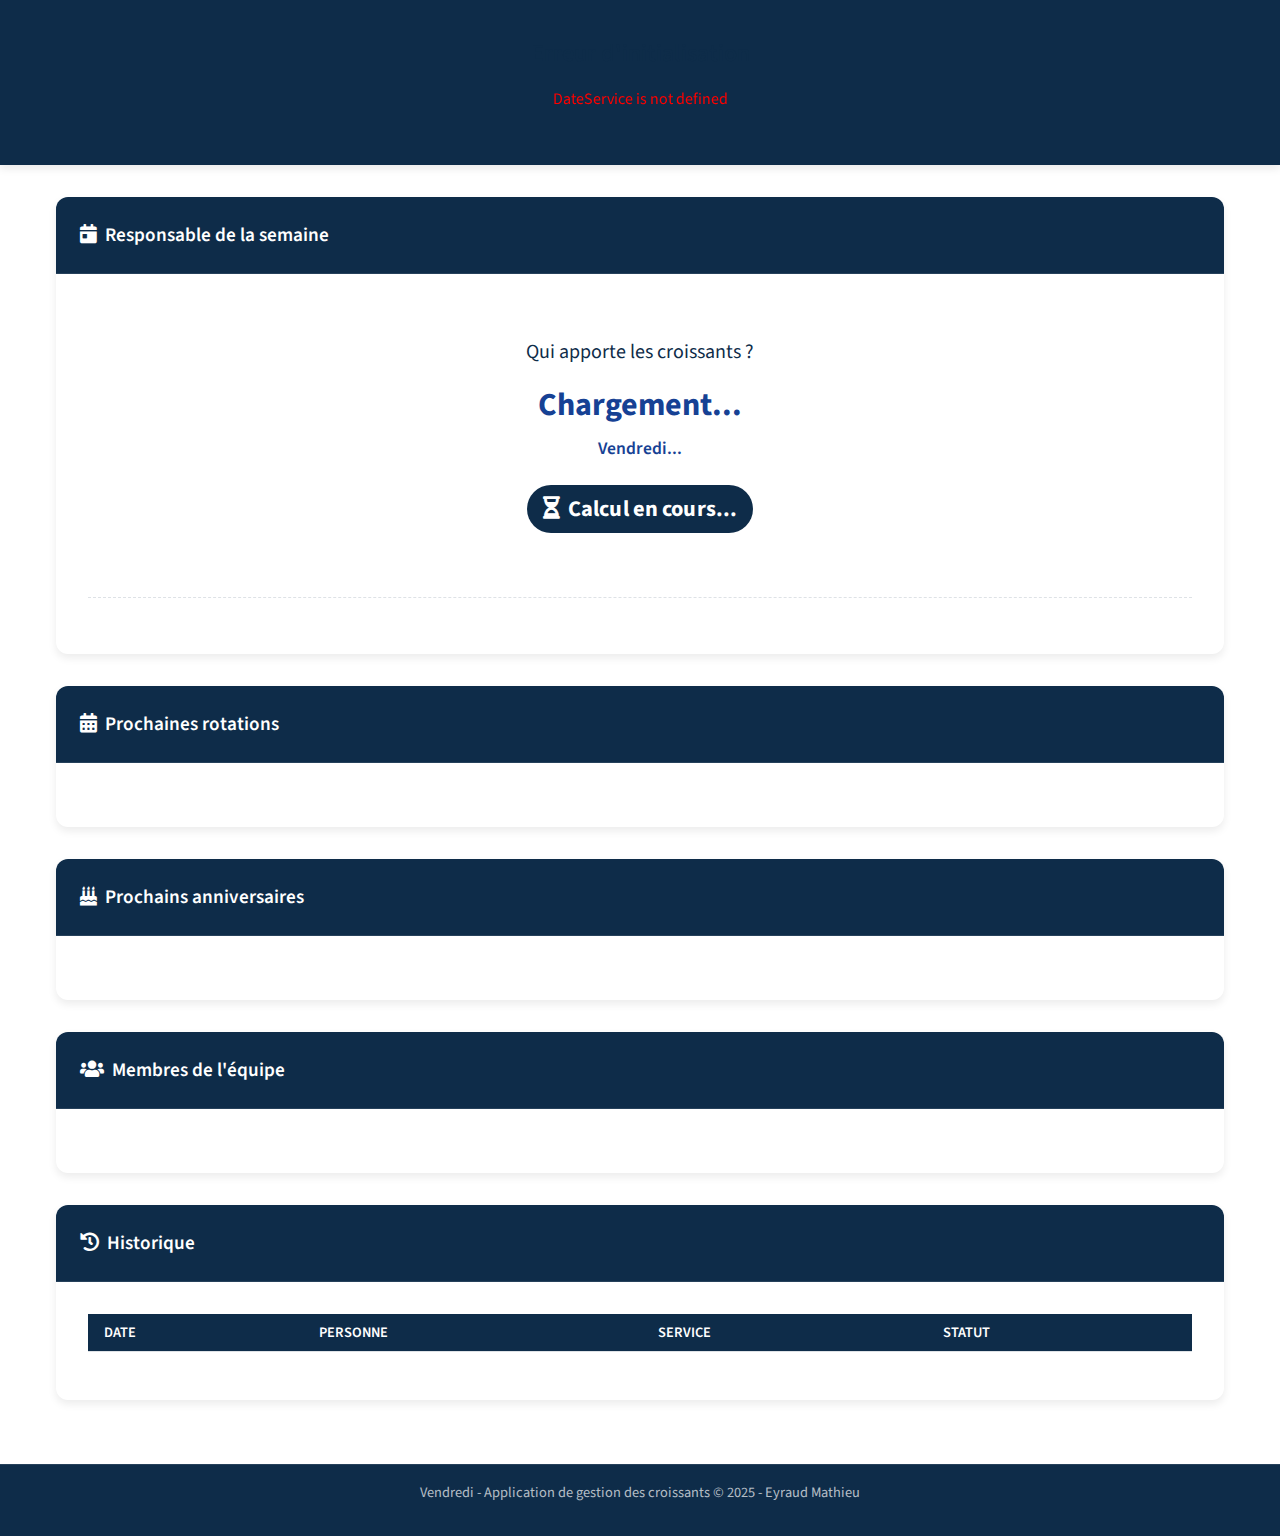
<file: index.html>
<!DOCTYPE html>
<html lang="fr">
<head>
    <meta charset="UTF-8">
    <meta name="viewport" content="width=device-width, initial-scale=1.0">
    <meta name="description" content="Application de gestion des rotations pour les croissants du vendredi">
    <title>Vendredi - Rotation des croissants</title>
    
    <!-- Font Awesome pour les icônes -->
    <link rel="stylesheet" href="https://cdnjs.cloudflare.com/ajax/libs/font-awesome/5.15.4/css/all.min.css">
    
    <!-- Styles CSS de l'application -->
    <link rel="stylesheet" href="./styles/variables.css">
    <link rel="stylesheet" href="./styles/base.css">
    <link rel="stylesheet" href="./styles/components.css">
    <link rel="stylesheet" href="./styles/responsive.css">
    
    <!-- Favicon -->
    <link rel="shortcut icon" href="favicon.ico" type="image/x-icon">
</head>
<body>
    <!-- En-tête de l'application -->
    <header>
        <div class="container">
            <div class="header-content">
                <div class="logo">
                    <i class="fas fa-croissant"></i>
                    <span>Vendredi</span>
                </div>
                <select id="serviceSelector" class="service-selector">
                    <!-- Options remplies dynamiquement par JavaScript -->
                </select>
            </div>
        </div>
    </header>
    
    <!-- Corps principal de l'application -->
    <main>
        <div class="container">
            <!-- Responsable de la semaine -->
            <div class="card">
                <div class="card-header">
                    <span><i class="fas fa-calendar-day"></i>&nbsp;&nbsp;Responsable de la semaine</span>
                </div>
                <div class="card-body">
                    <div class="current-week">
                        <div class="current-week-title">Qui apporte les croissants ?</div>
                        <div id="currentPerson" class="current-person">Chargement...</div>
                        <div id="currentDate" class="current-date">Vendredi...</div>
                        <div id="countdown" class="countdown">
                            <i class="fas fa-hourglass-half"></i>
                            <span>Calcul en cours...</span>
                        </div>
                    </div>
                    
                    <!-- Allergènes -->
                    <div id="allergenesContainer" class="allergenes-container">
                        <!-- Contenu rempli dynamiquement par JavaScript -->
                    </div>
                </div>
            </div>
            
            <!-- Prochaines rotations -->
            <div class="card">
                <div class="card-header">
                    <span><i class="fas fa-calendar-alt"></i>&nbsp;&nbsp;Prochaines rotations</span>
                </div>
                <div class="card-body">
                    <ul id="nextPersonsList" class="next-persons">
                        <!-- Liste remplie dynamiquement par JavaScript -->
                    </ul>
                </div>
            </div>
            
            <!-- Prochains anniversaires -->
            <div class="card">
                <div class="card-header">
                    <span><i class="fas fa-birthday-cake"></i>&nbsp;&nbsp;Prochains anniversaires</span>
                </div>
                <div class="card-body">
                    <ul id="birthdaysList" class="next-persons">
                        <!-- Liste remplie dynamiquement par JavaScript -->
                    </ul>
                    <div id="noBirthdays" style="display: none;" class="empty-message">
                        <i class="fas fa-info-circle"></i> Aucun anniversaire n'est défini pour les membres de cette équipe.
                    </div>
                </div>
            </div>
            
            <!-- Membres de l'équipe -->
            <div class="card">
                <div class="card-header">
                    <span><i class="fas fa-users"></i>&nbsp;&nbsp;Membres de l'équipe</span>
                </div>
                <div class="card-body">
                    <div id="teamList" class="team-list">
                        <!-- Liste remplie dynamiquement par JavaScript -->
                    </div>
                </div>
            </div>
            
            <!-- Historique des tours -->
            <div class="card">
                <div class="card-header">
                    <span><i class="fas fa-history"></i>&nbsp;&nbsp;Historique</span>
                </div>
                <div class="card-body">
                    <div class="table-responsive">
                        <table class="history-table">
                            <thead>
                                <tr>
                                    <th>Date</th>
                                    <th>Personne</th>
                                    <th>Service</th>
                                    <th>Statut</th>
                                </tr>
                            </thead>
                            <tbody id="historyTableBody">
                                <!-- Contenu rempli dynamiquement par JavaScript -->
                            </tbody>
                        </table>
                    </div>
                </div>
            </div>
        </div>
    </main>
    
    <!-- Pied de page -->
    <footer>
        <div class="container">
            <p>Vendredi - Application de gestion des croissants &copy; 2025 - Eyraud Mathieu</p>
            <!-- Le ThemeManager va insérer le switch du mode sombre ici -->
        </div>
    </footer>
    
    <!-- Fichiers d'équipes -->
    <script src="./js/data/teams/team_dev.js"></script>
    <script src="./js/data/teams/team_marketing.js"></script>
    <script src="./js/data/teams/team_design.js"></script>
    <script src="./js/data/teams/team_finance.js"></script>
    
    <!-- JavaScript de l'application -->
    <script src="./js/config.js"></script>
    <script src="./js/utils/DateUtils.js"></script>
    <script src="./js/services/StorageService.js"></script>
    <script src="./js/models/TeamModel.js"></script>
    <script src="./js/models/RotationModel.js"></script>
    <script src="./js/models/RankingModel.js"></script>
    <script src="./js/ui/UIManager.js"></script>
    <script src="./js/ui/ThemeManager.js"></script>
    <script src="./js/controllers/AppController.js"></script>
    <script src="./js/main.js"></script>
</body>
</html>
</file>
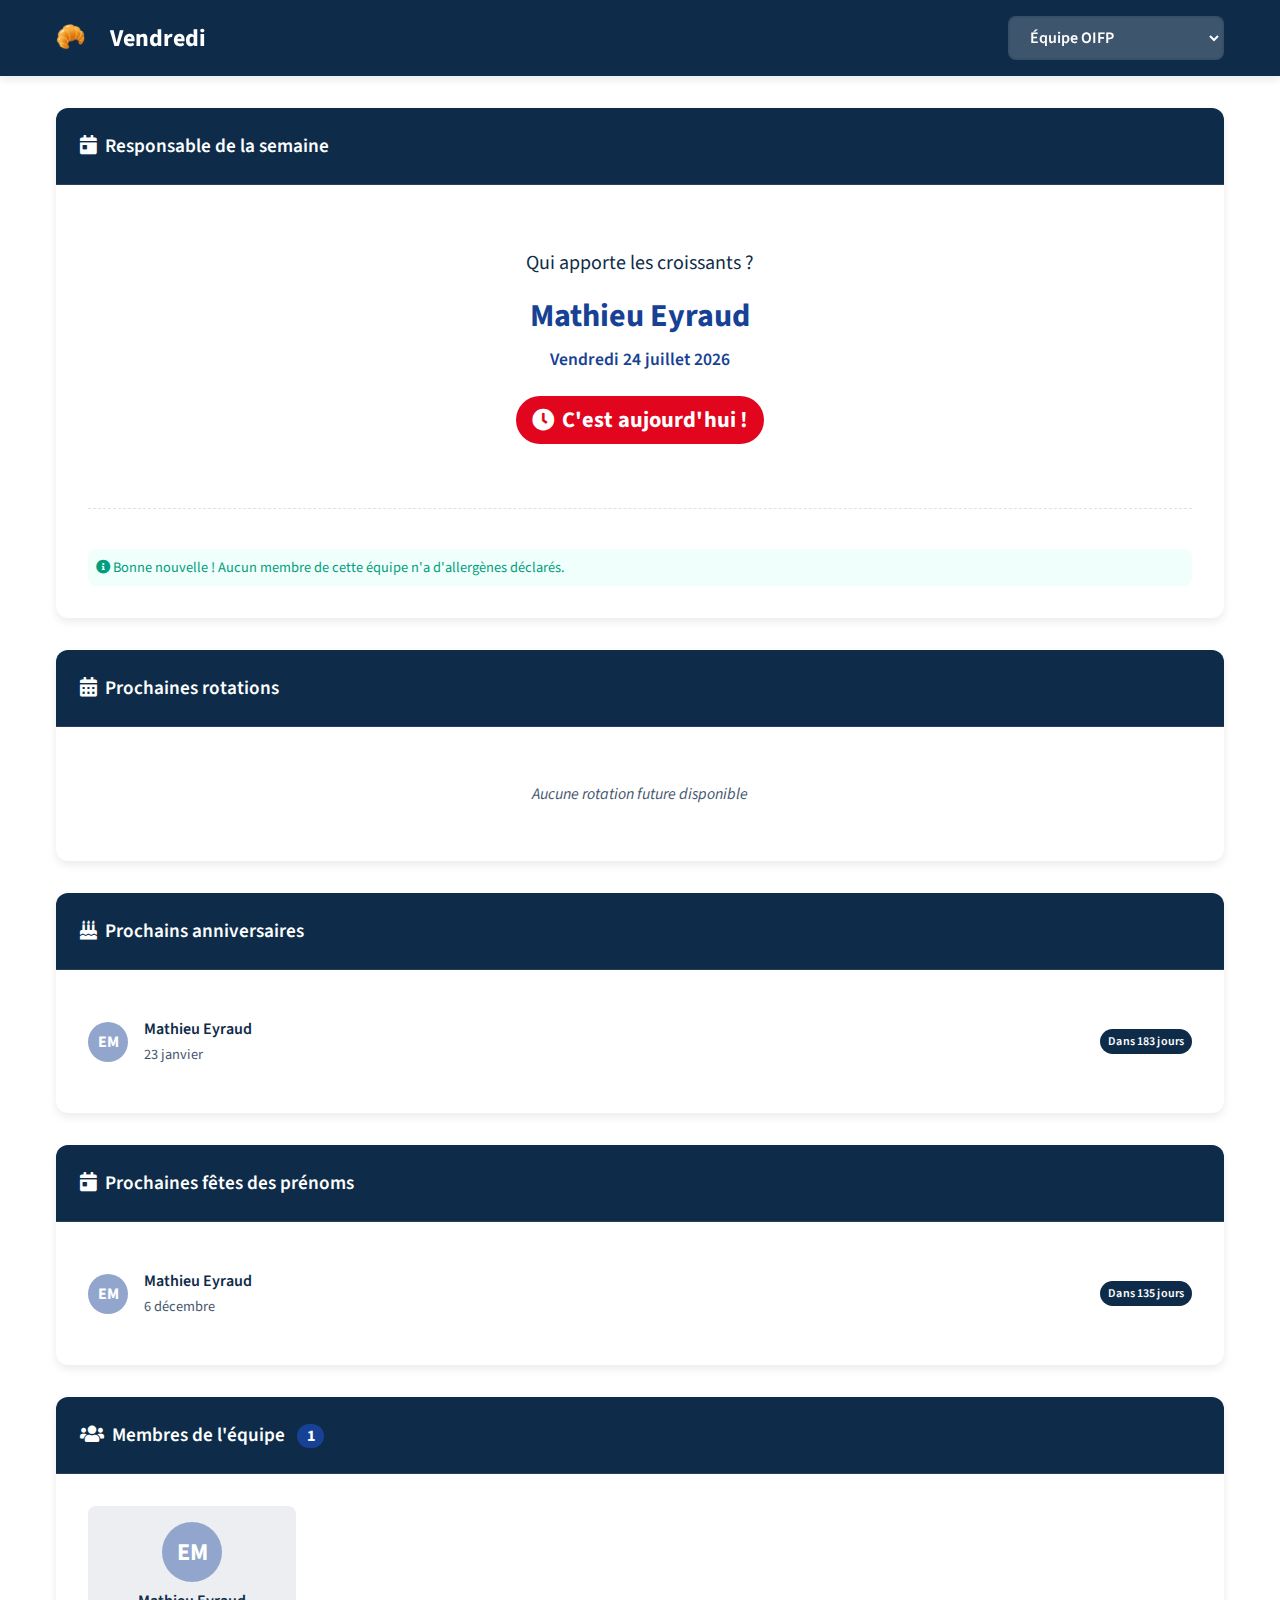
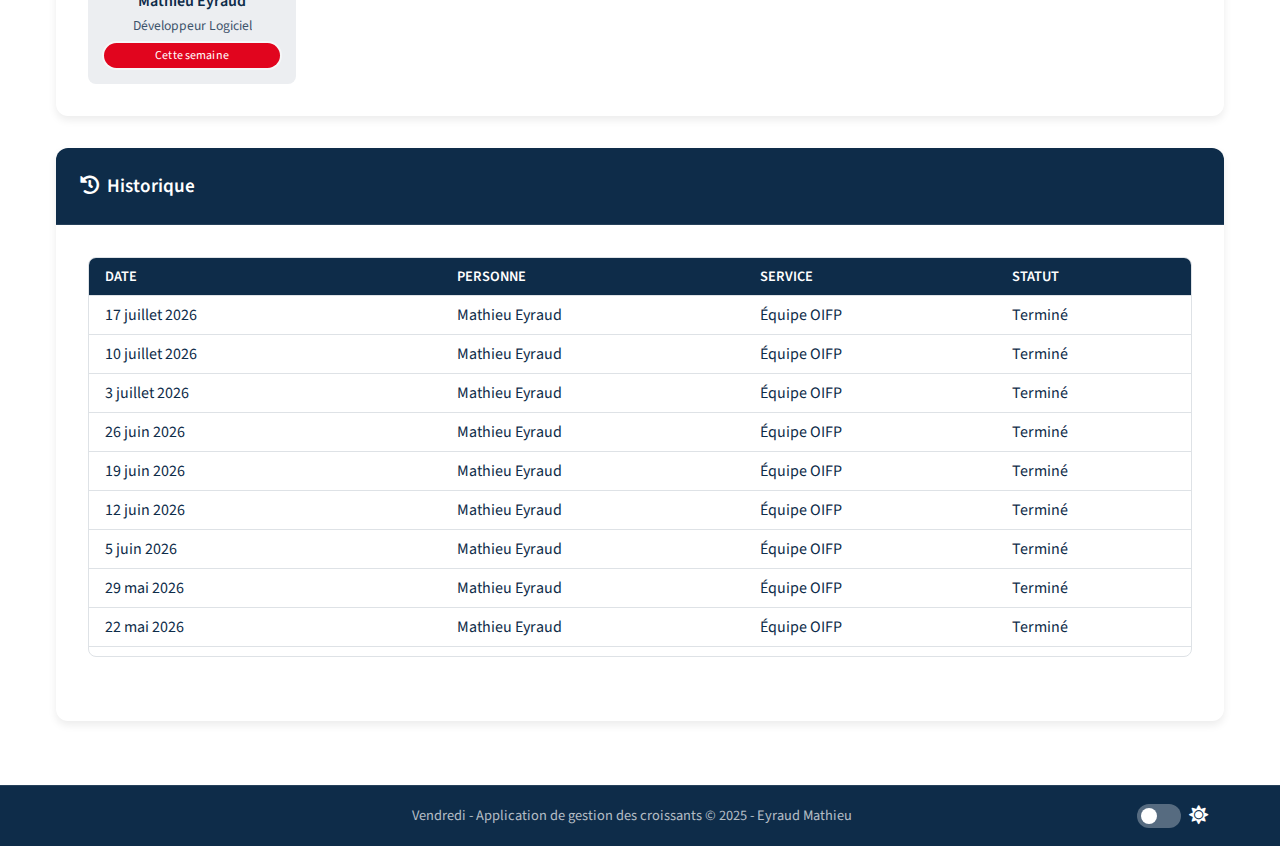
<file: Vendredi.html>
<!DOCTYPE html>
<html lang="fr">
<head>
    <meta charset="UTF-8">
    <meta name="viewport" content="width=device-width, initial-scale=1.0">
    <meta name="description" content="Application de gestion des rotations pour les croissants du vendredi">
    <title>Vendredi - Rotation des croissants</title>
    
    <!-- Font Awesome pour les icônes -->
    <link rel="stylesheet" href="https://cdnjs.cloudflare.com/ajax/libs/font-awesome/5.15.4/css/all.min.css">
    
    <!-- Styles CSS de l'application -->
    <link rel="stylesheet" href="./styles/variables.css">
    <link rel="stylesheet" href="./styles/base.css">
    <link rel="stylesheet" href="./styles/components.css">
    <link rel="stylesheet" href="./styles/responsive.css">
    
    <!-- Favicon -->
    <link rel="shortcut icon" href="favicon.ico" type="image/x-icon">
</head>
<body>
    <!-- En-tête de l'application -->
    <header>
        <div class="container">
            <div class="header-content">
                <div class="logo">
                    <i class="fas fa-croissant"></i>
                    <span>Vendredi</span>
                </div>
                <select id="serviceSelector" class="service-selector">
                    <!-- Options remplies dynamiquement par JavaScript -->
                </select>
            </div>
        </div>
    </header>
    
    <!-- Corps principal de l'application -->
    <main>
        <div class="container">
            <!-- Responsable de la semaine -->
            <div class="card">
                <div class="card-header">
                    <span><i class="fas fa-calendar-day"></i>&nbsp;&nbsp;Responsable de la semaine</span>
                </div>
                <div class="card-body">
                    <div class="current-week">
                        <div class="current-week-title">Qui apporte les croissants ?</div>
                        <div id="currentPerson" class="current-person">Chargement...</div>
                        <div id="currentDate" class="current-date">Vendredi...</div>
                        <div id="countdown" class="countdown">
                            <i class="fas fa-hourglass-half"></i>
                            <span>Calcul en cours...</span>
                        </div>
                    </div>
                    
                    <!-- Allergènes -->
                    <div id="allergenesContainer" class="allergenes-container">
                        <!-- Contenu rempli dynamiquement par JavaScript -->
                    </div>
                </div>
            </div>
            
            <!-- Prochaines rotations -->
            <div class="card">
                <div class="card-header">
                    <span><i class="fas fa-calendar-alt"></i>&nbsp;&nbsp;Prochaines rotations</span>
                </div>
                <div class="card-body">
                    <ul id="nextPersonsList" class="next-persons">
                        <!-- Liste remplie dynamiquement par JavaScript -->
                    </ul>
                </div>
            </div>
            
            <!-- Prochains anniversaires -->
            <div class="card">
                <div class="card-header">
                    <span><i class="fas fa-birthday-cake"></i>&nbsp;&nbsp;Prochains anniversaires</span>
                </div>
                <div class="card-body">
                    <ul id="birthdaysList" class="next-persons">
                        <!-- Liste remplie dynamiquement par JavaScript -->
                    </ul>
                    <div id="noBirthdays" style="display: none;" class="empty-message">
                        <i class="fas fa-info-circle"></i> Aucun anniversaire n'est défini pour les membres de cette équipe.
                    </div>
                </div>
            </div>

            <!-- Prochaines fêtes des prénoms -->
            <div class="card">
                <div class="card-header">
                    <span><i class="fas fa-calendar-day"></i>&nbsp;&nbsp;Prochaines fêtes des prénoms</span>
                </div>
                <div class="card-body">
                    <ul id="nameDaysList" class="next-persons">
                        <!-- Liste remplie dynamiquement par JavaScript -->
                    </ul>
                    <div id="noNameDays" style="display: none;" class="empty-message">
                        <i class="fas fa-info-circle"></i> Aucune fête de prénom n'est définie pour les membres de cette équipe.
                    </div>
                </div>
            </div>
            
            <!-- Membres de l'équipe -->
            <div class="card">
                <div class="card-header">
                    <span><i class="fas fa-users"></i>&nbsp;&nbsp;Membres de l'équipe <span id="teamMemberCount" class="badge badge-primary badge-member-count"></span></span>
                </div>
                <div class="card-body">
                    <div id="teamList" class="team-list">
                        <!-- Liste remplie dynamiquement par JavaScript -->
                    </div>
                </div>
            </div>
            
            <!-- Historique des tours -->
            <div class="card">
                <div class="card-header">
                    <span><i class="fas fa-history"></i>&nbsp;&nbsp;Historique</span>
                </div>
                <div class="card-body">
                    <div class="table-responsive">
                        <div class="history-container">
                            <table class="history-table">
                                <thead>
                                    <tr>
                                        <th>Date</th>
                                        <th>Personne</th>
                                        <th>Service</th>
                                        <th>Statut</th>
                                    </tr>
                                </thead>
                                <tbody id="historyTableBody">
                                    <!-- Contenu rempli dynamiquement par JavaScript -->
                                </tbody>
                            </table>
                        </div>
                    </div>
                </div>
            </div>
        </div>
    </main>
    
    <!-- Pied de page -->
    <footer>
        <div class="container footer-container">
            <div class="footer-left"></div>
            <p class="footer-center">Vendredi - Application de gestion des croissants &copy; 2025 - Eyraud Mathieu</p>
            <div id="themeToggleContainer" class="footer-right">
                <!-- Le ThemeManager va insérer le switch du mode sombre ici -->
            </div>
        </div>
    </footer>
    
    <!-- Fichiers d'équipes -->
    <script src="./js/data/teams/team_oifp.js"></script>
    <script src="./js/data/teams/team_exemple.js"></script>
    <script src="./js/data/teams/team_dev.js"></script>
    <script src="./js/data/teams/team_marketing.js"></script>
    <script src="./js/data/teams/team_design.js"></script>
    <script src="./js/data/teams/team_finance.js"></script>
    
    <!-- JavaScript de l'application -->
    <script src="./js/config.js"></script>
    <script src="./js/services/DateService.js"></script>
    <script src="./js/utils/DateUtils.js"></script>
    <script src="./js/services/StorageService.js"></script>
    <script src="./js/models/TeamModel.js"></script>
    <script src="./js/models/RotationModel.js"></script>
    <script src="./js/models/RankingModel.js"></script>
    <script src="./js/ui/UIManager.js"></script>
    <script src="./js/ui/ThemeManager.js"></script>
    <script src="./js/controllers/AppController.js"></script>
    <script src="./js/ui/TestPanel.js"></script>
    <script src="./js/main.js"></script>
</body>
</html>
</file>
<file: styles/variables.css>
/* Import de la police Source Sans Pro */
@import url('https://fonts.googleapis.com/css2?family=Source+Sans+Pro:ital,wght@0,200;0,300;0,400;0,600;0,700;0,900;1,200;1,300;1,400;1,600;1,700;1,900&display=swap');

:root {
    /* Couleurs - Fond Clair (Light Mode) */
    --color-active: #164194;
    --color-dynamic: #E1051E;
    --color-interactive: #0E2C49;
    --color-informative: rgba(14, 44, 73, 0.7);
    --color-inactive: rgba(14, 44, 73, 0.15);
    --color-button: #92A6CD;
    --color-blue-bg: #0E2C49;
    --color-bg-1: #FFFFFF;
    --color-bg-2: #0E2C49;
    --color-bg-3: #0E2C49;
    
    /* Couleurs - Alarmes et Alertes */
    --color-error: #E63250;
    --color-error-light: #FDF1F4;
    --color-warning: #DB7200;
    --color-warning-light: #FFF8F0;
    --color-success: #009E7D;
    --color-success-light: #F0FFFC;
    --color-notify-1: #0094C2;
    --color-notify-1-light: #F0FBFF;
    --color-notify-2: #1F4492;
    --color-notify-2-light: #F1F5FB;
    
    /* Couleurs - Secondaires */
    --color-brick: #E59790;
    --color-sienna: #BDA6A5;
    --color-brown: #D6A256;
    --color-khaki: #AEAE7F;
    --color-olive: #91B764;
    --color-button-alt: #2BBBD4;
    --color-electric-blue: #73B1E6;
    --color-bluish-grey: #93AFC3;
    --color-lavender: #A9A2F4;
    --color-purple: #D399C8;
    
    /* Typographie */
    --font-family: 'Source Sans Pro', sans-serif;
    --font-weight-regular: 400;
    --font-weight-semibold: 600;
    --font-weight-bold: 700;
    --font-weight-black: 900;
    --font-weight-light: 300;
    --font-weight-extralight: 200;
    
    --font-size-xs: 12px;
    --font-size-sm: 14px;
    --font-size-md: 16px;
    --font-size-lg: 18px;
    --font-size-xl: 24px;
    --font-size-xxl: 32px;
    
    /* Mappage aux couleurs existantes pour compatibilité */
    --primary: var(--color-active);
    --secondary: var(--color-button-alt);
    --light: var(--color-bg-1);
    --dark: var(--color-blue-bg);
    
    /* Couleurs d'état */
    --success: var(--color-success);
    --info: var(--color-notify-1);
    --warning: var(--color-warning);
    --danger: var(--color-error);
    
    /* Nuances de gris */
    --gray-100: #f8f9fa;
    --gray-200: #e9ecef;
    --gray-300: #dee2e6;
    --gray-400: #ced4da;
    --gray-500: #adb5bd;
    --gray-800: #343a40;
    
    /* Ombres */
    --shadow-sm: 0 2px 4px rgba(0, 0, 0, 0.05);
    --shadow-md: 0 4px 8px rgba(0, 0, 0, 0.08);
    --shadow-lg: 0 8px 16px rgba(0, 0, 0, 0.1);
    
    /* Arrondis */
    --border-radius-sm: 4px;
    --border-radius-md: 8px;
    --border-radius-lg: 12px;
    --border-radius-xl: 50px;
    
    /* Espacement */
    --spacing-xs: 0.25rem;
    --spacing-sm: 0.5rem;
    --spacing-md: 1rem;
    --spacing-lg: 1.5rem;
    --spacing-xl: 2rem;
    
    /* Transitions */
    --transition-speed: 0.2s;
    --transition-timing: ease;
    
    /* Variables pour le mode clair (par défaut) */
    --bg-light: var(--color-bg-1);
    --bg-dark: var(--color-blue-bg);
    --text-light: var(--color-interactive);
    --text-dark: var(--color-bg-1);
    --card-bg: white;
    --card-border: var(--gray-300);
    --item-hover: var(--color-inactive);
}

/* Variables pour le mode sombre */
.dark-mode {
    /* Couleurs - Fond Bleu (Dark Mode) */
    --color-interactive: #FFFFFF;
    --color-informative: rgba(255, 255, 255, 0.7);
    --color-inactive: rgba(255, 255, 255, 0.15);
    
    --bg-light: #121212;
    --bg-dark: var(--color-blue-bg);
    --text-light: var(--color-bg-1);
    --text-dark: var(--gray-300);
    --card-bg: #1e1e1e;
    --card-border: #2d2d2d;
    --item-hover: rgba(255, 255, 255, 0.05);
    
    /* Ajustement des couleurs principales pour le mode sombre */
    --primary: var(--color-button-alt);
    --info: var(--color-electric-blue);
    --danger: var(--color-error);
}
</file>
<file: styles/components.css>
/*------------------------------------------------------
 * components.css
 * 
 * Fichier principal qui importe tous les composants CSS
 * de l'application "Vendredi"
 *
 * Application de gestion des rotations de croissants
 * Version: 1.0.0
 *------------------------------------------------------*/

/* Structure de base et mise en page */
@import './layout.css';

/* Éléments de formulaire et entrées */
@import './forms.css';

/* Personne responsable de la semaine */
@import './current-person.css';

/* Composants de liste de personnes */
@import './person-lists.css';

/* Composants d'équipe et membres */
@import './team-members.css';

/* Tableaux et historique */
@import './tables.css';

/* Allergènes et alertes */
@import './alerts.css';

/* Boutons et badges interactifs */
@import './buttons-badges.css';

/* Sélecteur de thème */
@import './theme-switcher.css';

/* Adaptations pour le mode sombre */
@import './dark-mode.css';

/* Utilitaires et accessibilité */
@import './utilities.css';

/*
 * Note d'utilisation:
 * -------------------
 * Pour que ces importations fonctionnent, vous devez créer un dossier
 * 'components' dans le même répertoire que ce fichier et y placer
 * tous les fichiers CSS segmentés.
 *
 * En développement, vous pouvez utiliser ces fichiers séparés pour
 * une meilleure organisation. Pour la production, envisagez de les combiner
 * en un seul fichier pour réduire les requêtes HTTP.
 */
</file>
<file: styles/responsive.css>
/* responsive.css - Styles pour l'adaptabilité mobile et tablette */

/* Tablette (max-width: 768px) */
@media (max-width: 768px) {
    .header-content {
        flex-direction: column;
        gap: var(--spacing-md);
    }
    
    .service-selector {
        width: 100%;
    }
    
    .card-body {
        padding: var(--spacing-md);
    }
    
    .current-person {
        font-size: 1.75rem;
    }
    
    .team-list {
        grid-template-columns: repeat(auto-fill, minmax(140px, 1fr));
    }
    
    .history-table {
        font-size: 0.9rem;
    }
}

/* Mobile (max-width: 480px) */
@media (max-width: 480px) {
    .card-header {
        padding: var(--spacing-md);
    }
    
    .current-week {
        padding: var(--spacing-md) var(--spacing-sm);
    }
    
    .current-person {
        font-size: 1.5rem;
    }
    
    .team-list {
        grid-template-columns: repeat(auto-fill, minmax(120px, 1fr));
    }
    
    .person-item {
        flex-wrap: wrap;
    }
    
    .person-countdown {
        margin-top: var(--spacing-sm);
        width: 100%;
        text-align: center;
    }

    .history-container {
        max-height: 300px; /* Hauteur réduite sur mobile */
    }
    
    /* Tables responsives pour mobile */
    .history-table thead {
        display: none;
    }
    
    .history-table, 
    .history-table tbody, 
    .history-table tr, 
    .history-table td {
        display: block;
        width: 100%;
    }
    
    .history-table tr {
        margin-bottom: var(--spacing-md);
        border: 1px solid var(--gray-300);
        border-radius: var(--border-radius-md);
        overflow: hidden;
    }
    
    .history-table td {
        padding: var(--spacing-sm);
        text-align: right;
        position: relative;
        padding-left: 50%;
    }
    
    .history-table td:before {
        content: attr(data-label);
        position: absolute;
        left: var(--spacing-sm);
        width: 45%;
        padding-right: 10px;
        white-space: nowrap;
        text-align: left;
        font-weight: 600;
    }
}
</file>
<file: styles/base.css>
/* base.css - Styles de base pour l'application */

/* Reset et styles de base */
* {
    margin: 0;
    padding: 0;
    box-sizing: border-box;
    font-family: var(--font-family);
}

body {
    background-color: var(--bg-light);
    color: var(--text-light);
    min-height: 100vh;
    display: flex;
    flex-direction: column;
    transition: background-color 0.3s ease, color 0.3s ease;
}

/* Container global */
.container {
    width: 100%;
    max-width: 1200px;
    margin: 0 auto;
    padding: 0 var(--spacing-md);
    flex: 1;
}

/* En-tête de l'application */
header {
    background-color: var(--color-blue-bg);
    box-shadow: var(--shadow-md);
    padding: var(--spacing-md);
    position: sticky;
    top: 0;
    z-index: 100;
    transition: background-color 0.3s ease;
}

.header-content {
    display: flex;
    justify-content: space-between;
    align-items: center;
}

.logo {
    display: flex;
    align-items: center;
    gap: var(--spacing-sm);
    font-weight: var(--font-weight-bold);
    font-size: 1.5rem;
    color: var(--color-bg-1);
}

.logo i {
    font-size: 1.8rem;
}

/* Logo croissant à côté du nom */
.logo-croissant {
    margin-right: var(--spacing-sm);
    font-size: 1.5rem;
    transform: rotate(20deg); /* Légère rotation pour un effet dynamique */
    display: inline-block;
    animation: float 3s ease-in-out infinite; /* Animation de flottement */
}

/* Corps principal */
main {
    padding: var(--spacing-xl) 0;
    flex: 1;
}

/* Pied de page */
footer {
    background-color: var(--color-blue-bg);
    border-top: 1px solid rgba(255, 255, 255, 0.1);
    padding: var(--spacing-md);
    text-align: center;
    color: rgba(255, 255, 255, 0.7);
    font-size: 0.9rem;
    transition: background-color 0.3s ease, border-color 0.3s ease;
}

/* Styles de typographie */
h1, h2, h3, h4, h5, h6 {
    font-weight: var(--font-weight-semibold);
    margin-bottom: var(--spacing-md);
    color: var(--text-light);
    transition: color 0.3s ease;
}

a {
    color: var(--color-active);
    text-decoration: none;
    transition: color var(--transition-speed) var(--transition-timing);
}

a:hover {
    color: var(--color-button-alt);
}

/* Titres spécifiques */
h1 {
    font-size: var(--font-size-xxl);
    font-weight: var(--font-weight-bold);
}

h2 {
    font-size: var(--font-size-xl);
}

h3 {
    font-size: var(--font-size-lg);
}

p {
    line-height: 1.6;
    margin-bottom: var(--spacing-md);
}

/* Animation de flottement pour le croissant */
@keyframes float {
    0% {
        transform: translateY(0) rotate(20deg);
    }
    50% {
        transform: translateY(-3px) rotate(20deg);
    }
    100% {
        transform: translateY(0) rotate(20deg);
    }
}
</file>
